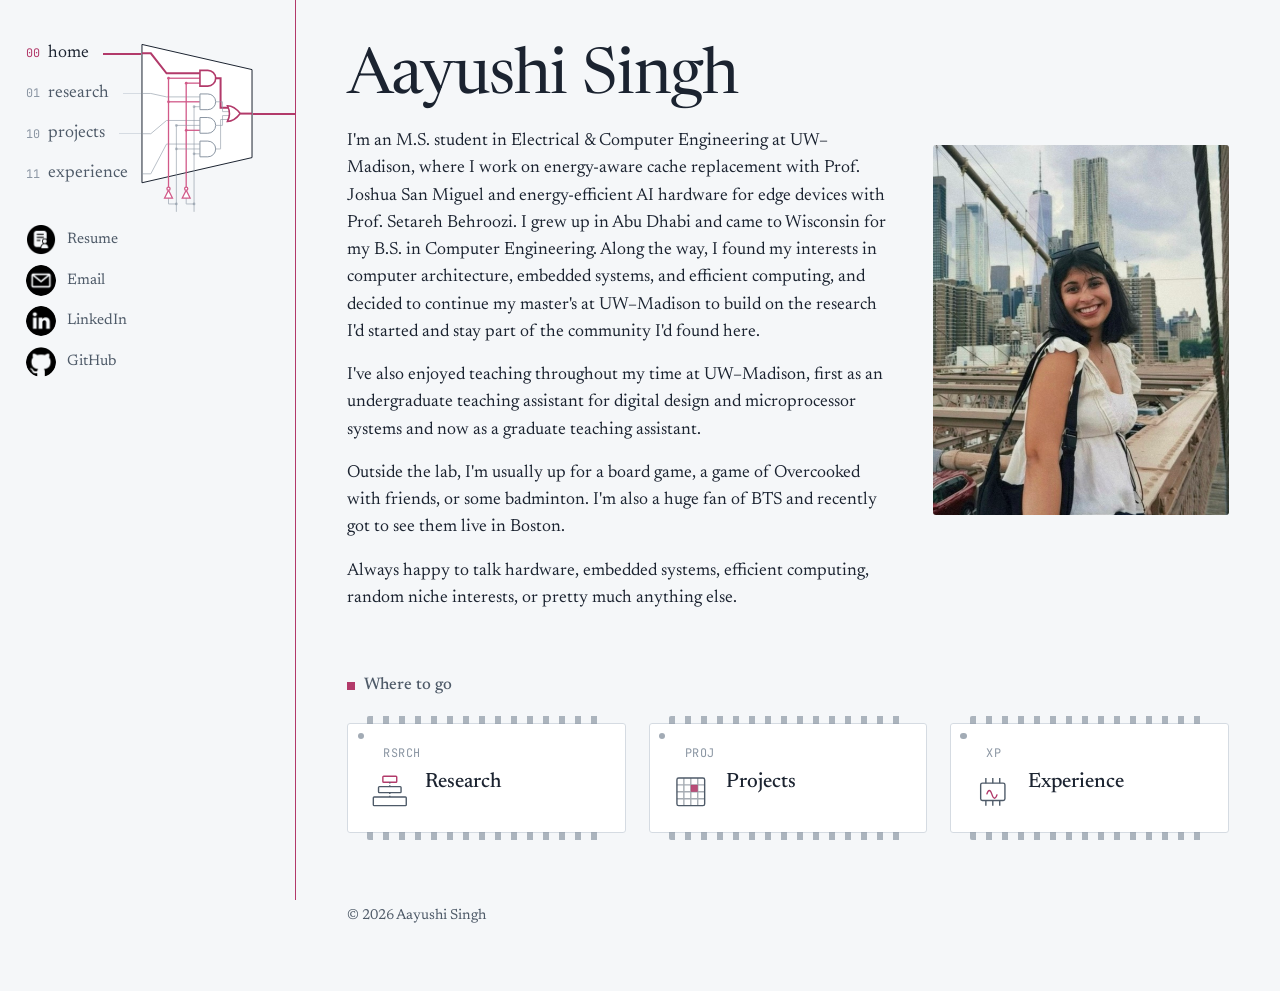
<file: index.html>
<!DOCTYPE html>
<html lang="en">

<head>
  <meta charset="utf-8">
  <meta name="viewport" content="width=device-width, initial-scale=1">
  <meta name="google-site-verification" content="4wuEfRxnzl18M8rzOsx154RlCzLVz648XWnpqwMVo-E" />
  <title>Aayushi Singh</title>
  <meta name="description"
    content="M.S. Electrical & Computer Engineering student exploring computer architecture, embedded systems, and energy-efficient hardware.">
  <meta property="og:title" content="Aayushi Singh">
  <meta property="og:description"
    content="M.S. Electrical & Computer Engineering student exploring computer architecture, embedded systems, and energy-efficient hardware.">
  <link rel="preconnect" href="https://fonts.googleapis.com">
  <link rel="preconnect" href="https://fonts.gstatic.com" crossorigin>
  <link
    href="https://fonts.googleapis.com/css2?family=Newsreader:ital,opsz,wght@0,6..72,300..700;1,6..72,300..700&family=JetBrains+Mono:wght@400;500&display=swap"
    rel="stylesheet">
  <link rel="stylesheet" href="styles.css">
  <script type="application/ld+json">
{
  "@context": "https://schema.org",
  "@type": "Person",
  "name": "Aayushi Singh",
  "url": "https://singh-aayushi.github.io/",
  "email": "mailto:aayushi.singh@wisc.edu",
  "affiliation": {
    "@type": "CollegeOrUniversity",
    "name": "University of Wisconsin–Madison",
    "url": "https://www.wisc.edu/"
  },
  "alumniOf": {
    "@type": "CollegeOrUniversity",
    "name": "University of Wisconsin–Madison",
    "url": "https://www.wisc.edu/"
  },
  "sameAs": [
    "https://www.linkedin.com/in/aayushisingh030",
    "https://github.com/singh-aayushi"
  ],
  "knowsAbout": [
    "Computer Architecture",
    "Embedded Systems",
    "Computer Engineering",
    "Energy-Efficient Computing"
  ]
}
  </script>
</head>

<body>

  <aside class="side">
    <nav class="mux" aria-label="Site">
      <div class="mux-inputs"><a href="/" data-code="00" data-name="home"><span
            class="code">00</span><span>home</span></a><a href="research.html" data-code="01" data-name="research"><span
            class="code">01</span><span>research</span></a><a href="projects.html" data-code="10"
          data-name="projects"><span class="code">10</span><span>projects</span></a><a href="experience.html"
          data-code="11" data-name="experience"><span class="code">11</span><span>experience</span></a></div>
      <div class="mux-body" aria-hidden="true">
        <svg class="mx" viewBox="0 0 114 160" preserveAspectRatio="none">
          <path class="body" d="M1,9.6 L113,35.2 L113,124.8 L1,150.4 Z" />
          <path class="w" data-on="00" d="M1,18.7 H10 L26,39 H60" />
          <path class="w" data-on="01" d="M1,59.5 H10 L26,63 H60" />
          <path class="w" data-on="10" d="M1,100.5 H10 L26,87 H60" />
          <path class="w" data-on="11" d="M1,141.3 H10 L26,111 H60" />
          <path class="w s" data-on="00 01" d="M28,44 V154.8" />
          <path class="w s" data-on="10 11" d="M36,92 V172" />
          <path class="w s" data-on="10 11" d="M36,172 V180" />
          <path class="w s" data-on="00 10" d="M46,49 V154.8" />
          <path class="w s" data-on="01 11" d="M54,73 V172" />
          <path class="w s" data-on="01 11" d="M54,172 V180" />
          <path class="w s" data-on="10 11" d="M36,172 H28 V166" />
          <path class="w s" data-on="01 11" d="M54,172 H46 V166" />
          <circle class="d s" data-on="10 11" cx="36" cy="172" r="1.4" />
          <circle class="d s" data-on="01 11" cx="54" cy="172" r="1.4" />
          <path class="g s" data-on="00 01" d="M24,166 L32,166 L28,158 Z" />
          <circle class="g s" data-on="00 01" cx="28" cy="156.4" r="1.6" />
          <path class="g s" data-on="00 10" d="M42,166 L50,166 L46,158 Z" />
          <circle class="g s" data-on="00 10" cx="46" cy="156.4" r="1.6" />
          <path class="w s" data-on="00 01" d="M28,44 H60" />
          <circle class="d s" data-on="00 01" cx="28" cy="44" r="1.4" />
          <path class="w s" data-on="00 10" d="M46,49 H60" />
          <circle class="d s" data-on="00 10" cx="46" cy="49" r="1.4" />
          <path class="w s" data-on="00 01" d="M28,68 H60" />
          <circle class="d s" data-on="00 01" cx="28" cy="68" r="1.4" />
          <path class="w s" data-on="01 11" d="M54,73 H60" />
          <circle class="d s" data-on="01 11" cx="54" cy="73" r="1.4" />
          <path class="w s" data-on="10 11" d="M36,92 H60" />
          <circle class="d s" data-on="10 11" cx="36" cy="92" r="1.4" />
          <path class="w s" data-on="00 10" d="M46,97 H60" />
          <circle class="d s" data-on="00 10" cx="46" cy="97" r="1.4" />
          <path class="w s" data-on="10 11" d="M36,116 H60" />
          <circle class="d s" data-on="10 11" cx="36" cy="116" r="1.4" />
          <path class="w s" data-on="01 11" d="M54,121 H60" />
          <circle class="d s" data-on="01 11" cx="54" cy="121" r="1.4" />
          <path class="w" data-on="00" d="M76,44 H81 V74 H90" />
          <path class="w" data-on="01" d="M76,68 H83 V78 H90" />
          <path class="w" data-on="10" d="M76,92 H83 V82 H90" />
          <path class="w" data-on="11" d="M76,116 H81 V86 H90" />
          <path class="w" data-on="00 01 10 11" d="M101,80 H113" />
          <path class="g" data-on="00" d="M60,36 h8 a8,8 0 0 1 0,16 h-8 z" />
          <path class="g" data-on="01" d="M60,60 h8 a8,8 0 0 1 0,16 h-8 z" />
          <path class="g" data-on="10" d="M60,84 h8 a8,8 0 0 1 0,16 h-8 z" />
          <path class="g" data-on="11" d="M60,108 h8 a8,8 0 0 1 0,16 h-8 z" />
          <path class="g" data-on="00 01 10 11" d="M88,72 Q95,72 101,80 Q95,88 88,88 Q92,80 88,72 Z" />
        </svg>
      </div>
      <span class="mux-wire" aria-hidden="true"></span>
    </nav>
    <div class="links">
      <a href="assets/Singh_Aayushi_Resume.pdf">
        <span class="badge"><img src="assets/icons/resume.png" alt="" width="30" height="30"></span>
        <span class="label">Resume</span>
      </a>
      <a href="mailto:aayushi.singh@wisc.edu">
        <span class="badge"><img src="assets/icons/email.png" alt="" width="30" height="30"></span>
        <span class="label">Email</span>
      </a>
      <a href="https://www.linkedin.com/in/aayushisingh030" target="_blank" rel="noopener">
        <span class="badge"><img src="assets/icons/linkedin.png" alt="" width="30" height="30"></span>
        <span class="label">LinkedIn</span>
      </a>
      <a href="https://github.com/singh-aayushi" target="_blank" rel="noopener">
        <span class="badge"><img src="assets/icons/github.png" alt="" width="30" height="30"></span>
        <span class="label">GitHub</span>
      </a>
    </div>
  </aside>

  <main>

    <header class="hero about">
      <h1>Aayushi Singh</h1>
      <div class="photo">
        <img class="portrait" src="assets/portrait.jpg" alt="Aayushi on the Brooklyn Bridge">
      </div>

      <div class="bio">
        <p>
          I'm an M.S. student in Electrical &amp; Computer Engineering at UW–Madison, where I work on energy-aware
          cache replacement with Prof. Joshua San Miguel and energy-efficient AI hardware for edge devices with
          Prof. Setareh Behroozi. I grew up in Abu Dhabi and came to Wisconsin for my B.S. in Computer Engineering.
          Along the way, I found my interests in computer architecture, embedded systems, and efficient computing,
          and decided to continue my master's at UW–Madison to build on the research I'd started and stay part of
          the community I'd found here.
        </p>

        <p>
          I've also enjoyed teaching throughout my time at UW–Madison, first as an undergraduate teaching assistant
          for digital design and microprocessor systems and now as a graduate teaching assistant.
        </p>

        <p>
          Outside the lab, I'm usually up for a board game, a game of Overcooked with friends, or some badminton.
          I'm also a huge fan of BTS and recently got to see them live in Boston.
        </p>

        <p>
          Always happy to talk hardware, embedded systems, efficient computing, random niche interests, or pretty
          much anything else.
        </p>
      </div>
    </header>

    <h2 class="sec">Where to go</h2>
    <div class="grid three">

      <article class="chip link" onclick="location.href='research.html'">
        <span class="notch"></span>
        <div class="mark">RSRCH</div>
        <div class="head"><svg class="icon" viewBox="0 0 48 48" fill="none" stroke="currentColor" stroke-width="1.6"
            aria-hidden="true">
            <rect x="16" y="6" width="16" height="7" rx="1" class="r" stroke="currentColor" />
            <rect x="11" y="18" width="26" height="7" rx="1" />
            <rect x="5" y="30" width="38" height="10" rx="1" />
            <path d="M24 13v5M24 25v5" stroke-dasharray="1.5 2" />
          </svg>
          <div>
            <h3><a href="research.html">Research</a></h3>
          </div>
        </div>
      </article>

      <article class="chip link" onclick="location.href='projects.html'">
        <span class="notch"></span>
        <div class="mark">PROJ</div>
        <div class="head"><svg class="icon" viewBox="0 0 48 48" fill="none" stroke="currentColor" stroke-width="1.6"
            aria-hidden="true">
            <rect x="8" y="8" width="32" height="32" rx="2" />
            <path d="M16 8v32M24 8v32M32 8v32M8 16h32M8 24h32M8 32h32" opacity=".5" />
            <rect x="24" y="16" width="8" height="8" class="r" fill="currentColor" stroke="none" opacity=".9" />
          </svg>
          <div>
            <h3><a href="projects.html">Projects</a></h3>
          </div>
        </div>
      </article>

      <article class="chip link" onclick="location.href='experience.html'">
        <span class="notch"></span>
        <div class="mark">XP</div>
        <div class="head"><svg class="icon" viewBox="0 0 48 48" fill="none" stroke="currentColor" stroke-width="1.6"
            aria-hidden="true">
            <rect x="10" y="14" width="28" height="20" rx="2" />
            <path d="M16 14V8M24 14V8M32 14V8M16 40v-6M24 40v-6M32 40v-6" />
            <path d="M17 27c2-6 4-6 6 0s4 6 6 0" class="r" stroke="currentColor" />
          </svg>
          <div>
            <h3><a href="experience.html">Experience</a></h3>
          </div>
        </div>
      </article>
    </div>

    <div class="links-bottom">
      <a href="assets/Singh_Aayushi_Resume.pdf">
        <span class="badge"><img src="assets/icons/resume.png" alt="" width="30" height="30"></span>
        <span class="label">Resume</span>
      </a>
      <a href="mailto:aayushi.singh@wisc.edu">
        <span class="badge"><img src="assets/icons/email.png" alt="" width="30" height="30"></span>
        <span class="label">Email</span>
      </a>
      <a href="https://www.linkedin.com/in/aayushisingh030" target="_blank" rel="noopener">
        <span class="badge"><img src="assets/icons/linkedin.png" alt="" width="30" height="30"></span>
        <span class="label">LinkedIn</span>
      </a>
      <a href="https://github.com/singh-aayushi" target="_blank" rel="noopener">
        <span class="badge"><img src="assets/icons/github.png" alt="" width="30" height="30"></span>
        <span class="label">GitHub</span>
      </a>
    </div>

    <footer class="foot">© 2026 Aayushi Singh</footer>
  </main>
  <script src="site.js"></script>
</body>

</html>
</file>
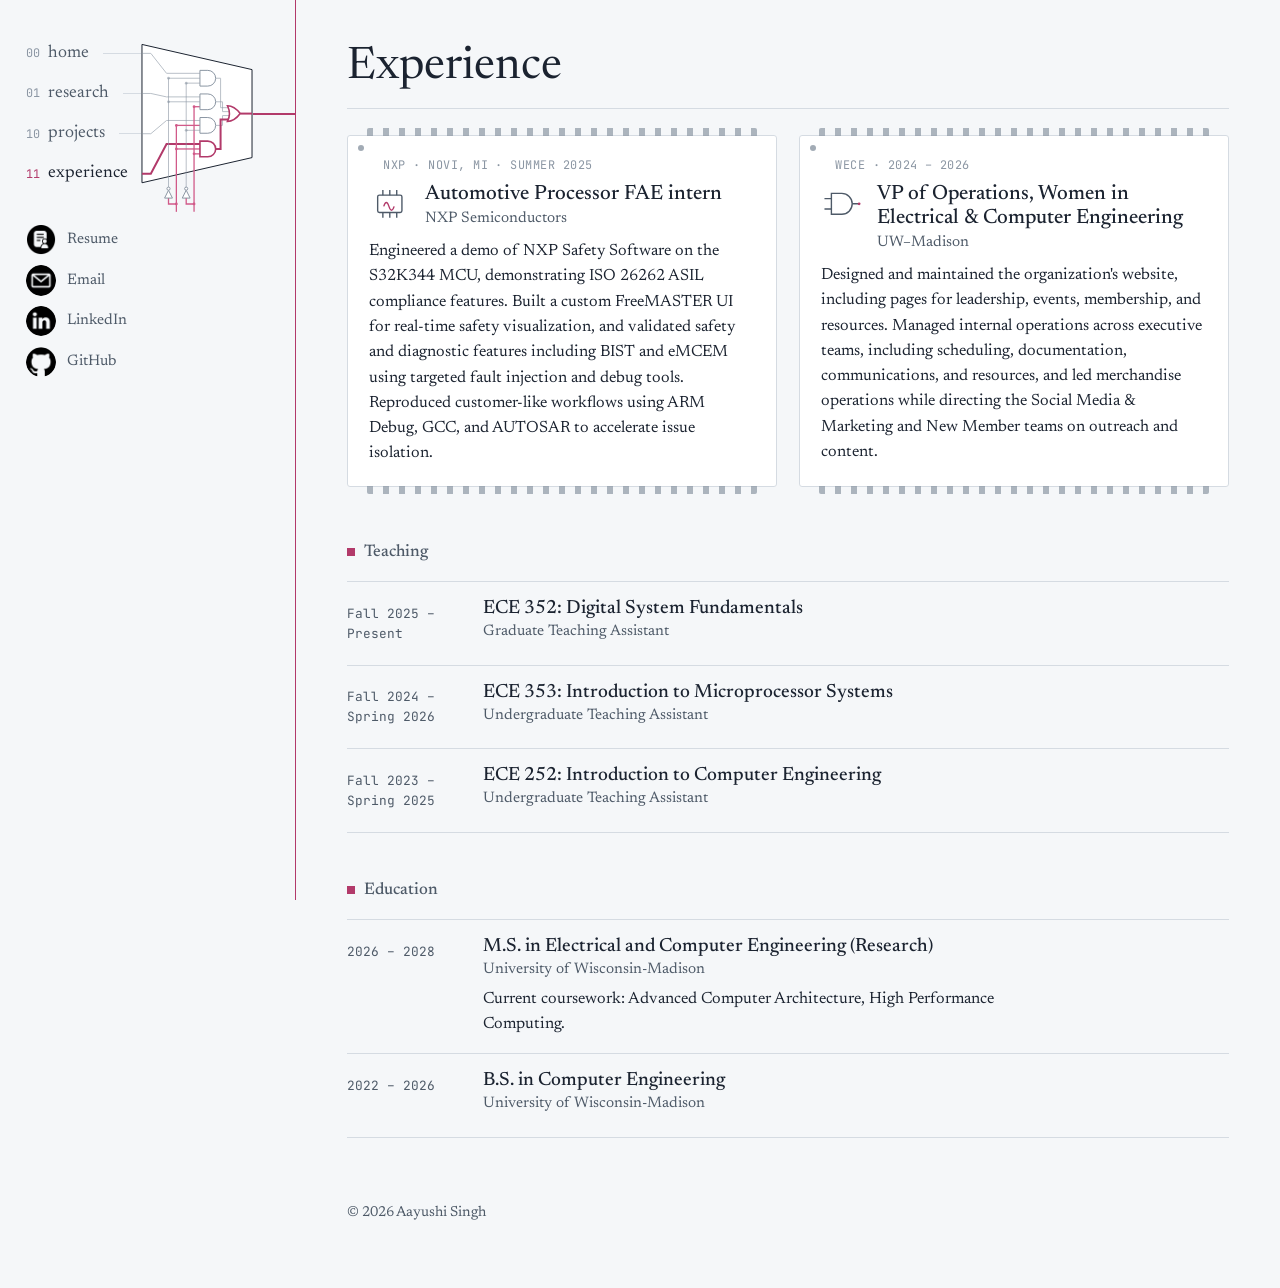
<file: experience.html>
<!DOCTYPE html>
<html lang="en">

<head>
  <meta charset="utf-8">
  <meta name="viewport" content="width=device-width, initial-scale=1">
<title>Experience · Aayushi Singh</title>
<meta name="description" content="Industry, teaching, and leadership across hardware and embedded systems.">
  <link rel="preconnect" href="https://fonts.googleapis.com">
  <link rel="preconnect" href="https://fonts.gstatic.com" crossorigin>
  <link
    href="https://fonts.googleapis.com/css2?family=Newsreader:ital,opsz,wght@0,6..72,300..700;1,6..72,300..700&family=JetBrains+Mono:wght@400;500&display=swap"
    rel="stylesheet">
  <link rel="stylesheet" href="styles.css">
</head>

<body>

  <aside class="side">
    <nav class="mux" aria-label="Site">
      <div class="mux-inputs"><a href="/" data-code="00" data-name="home"><span
            class="code">00</span><span>home</span></a><a href="research.html" data-code="01" data-name="research"><span
            class="code">01</span><span>research</span></a><a href="projects.html" data-code="10"
          data-name="projects"><span class="code">10</span><span>projects</span></a><a href="experience.html"
          data-code="11" data-name="experience"><span class="code">11</span><span>experience</span></a></div>
      <div class="mux-body" aria-hidden="true">
        <svg class="mx" viewBox="0 0 114 160" preserveAspectRatio="none">
          <path class="body" d="M1,9.6 L113,35.2 L113,124.8 L1,150.4 Z" />
          <path class="w" data-on="00" d="M1,18.7 H10 L26,39 H60" />
          <path class="w" data-on="01" d="M1,59.5 H10 L26,63 H60" />
          <path class="w" data-on="10" d="M1,100.5 H10 L26,87 H60" />
          <path class="w" data-on="11" d="M1,141.3 H10 L26,111 H60" />
          <path class="w s" data-on="00 01" d="M28,44 V154.8" />
          <path class="w s" data-on="10 11" d="M36,92 V172" />
          <path class="w s" data-on="10 11" d="M36,172 V180" />
          <path class="w s" data-on="00 10" d="M46,49 V154.8" />
          <path class="w s" data-on="01 11" d="M54,73 V172" />
          <path class="w s" data-on="01 11" d="M54,172 V180" />
          <path class="w s" data-on="10 11" d="M36,172 H28 V166" />
          <path class="w s" data-on="01 11" d="M54,172 H46 V166" />
          <circle class="d s" data-on="10 11" cx="36" cy="172" r="1.4" />
          <circle class="d s" data-on="01 11" cx="54" cy="172" r="1.4" />
          <path class="g s" data-on="00 01" d="M24,166 L32,166 L28,158 Z" />
          <circle class="g s" data-on="00 01" cx="28" cy="156.4" r="1.6" />
          <path class="g s" data-on="00 10" d="M42,166 L50,166 L46,158 Z" />
          <circle class="g s" data-on="00 10" cx="46" cy="156.4" r="1.6" />
          <path class="w s" data-on="00 01" d="M28,44 H60" />
          <circle class="d s" data-on="00 01" cx="28" cy="44" r="1.4" />
          <path class="w s" data-on="00 10" d="M46,49 H60" />
          <circle class="d s" data-on="00 10" cx="46" cy="49" r="1.4" />
          <path class="w s" data-on="00 01" d="M28,68 H60" />
          <circle class="d s" data-on="00 01" cx="28" cy="68" r="1.4" />
          <path class="w s" data-on="01 11" d="M54,73 H60" />
          <circle class="d s" data-on="01 11" cx="54" cy="73" r="1.4" />
          <path class="w s" data-on="10 11" d="M36,92 H60" />
          <circle class="d s" data-on="10 11" cx="36" cy="92" r="1.4" />
          <path class="w s" data-on="00 10" d="M46,97 H60" />
          <circle class="d s" data-on="00 10" cx="46" cy="97" r="1.4" />
          <path class="w s" data-on="10 11" d="M36,116 H60" />
          <circle class="d s" data-on="10 11" cx="36" cy="116" r="1.4" />
          <path class="w s" data-on="01 11" d="M54,121 H60" />
          <circle class="d s" data-on="01 11" cx="54" cy="121" r="1.4" />
          <path class="w" data-on="00" d="M76,44 H81 V74 H90" />
          <path class="w" data-on="01" d="M76,68 H83 V78 H90" />
          <path class="w" data-on="10" d="M76,92 H83 V82 H90" />
          <path class="w" data-on="11" d="M76,116 H81 V86 H90" />
          <path class="w" data-on="00 01 10 11" d="M101,80 H113" />
          <path class="g" data-on="00" d="M60,36 h8 a8,8 0 0 1 0,16 h-8 z" />
          <path class="g" data-on="01" d="M60,60 h8 a8,8 0 0 1 0,16 h-8 z" />
          <path class="g" data-on="10" d="M60,84 h8 a8,8 0 0 1 0,16 h-8 z" />
          <path class="g" data-on="11" d="M60,108 h8 a8,8 0 0 1 0,16 h-8 z" />
          <path class="g" data-on="00 01 10 11" d="M88,72 Q95,72 101,80 Q95,88 88,88 Q92,80 88,72 Z" />
        </svg>
      </div>
      <span class="mux-wire" aria-hidden="true"></span>
    </nav>
    <div class="links">
      <a href="assets/Singh_Aayushi_Resume.pdf">
        <span class="badge"><img src="assets/icons/resume.png" alt="" width="30" height="30"></span>
        <span class="label">Resume</span>
      </a>
      <a href="mailto:aayushi.singh@wisc.edu">
        <span class="badge"><img src="assets/icons/email.png" alt="" width="30" height="30"></span>
        <span class="label">Email</span>
      </a>
      <a href="https://www.linkedin.com/in/aayushisingh030" target="_blank" rel="noopener">
        <span class="badge"><img src="assets/icons/linkedin.png" alt="" width="30" height="30"></span>
        <span class="label">LinkedIn</span>
      </a>
      <a href="https://github.com/singh-aayushi" target="_blank" rel="noopener">
        <span class="badge"><img src="assets/icons/github.png" alt="" width="30" height="30"></span>
        <span class="label">GitHub</span>
      </a>
    </div>
  </aside>

  <main>

    <h1 class="page-title">Experience</h1>
    <div class="grid">

      <article class="chip">
        <span class="notch"></span>
        <div class="mark">NXP · NOVI, MI · SUMMER 2025</div>
        <div class="head"><svg class="icon" viewBox="0 0 48 48" fill="none" stroke="currentColor" stroke-width="1.6"
            aria-hidden="true">
            <rect x="10" y="14" width="28" height="20" rx="2" />
            <path d="M16 14V8M24 14V8M32 14V8M16 40v-6M24 40v-6M32 40v-6" />
            <path d="M17 27c2-6 4-6 6 0s4 6 6 0" class="r" stroke="currentColor" />
          </svg>
          <div>
            <h3>Automotive Processor FAE intern</h3>
            <div class="sub">NXP Semiconductors</div>
          </div>
        </div>
        <p>Engineered a demo of NXP Safety Software on the S32K344 MCU, demonstrating ISO 26262 ASIL compliance
          features. Built a custom FreeMASTER UI for real-time safety visualization, and validated safety and diagnostic
          features including BIST and eMCEM using targeted fault injection and debug tools. Reproduced customer-like
          workflows using ARM Debug, GCC, and AUTOSAR to accelerate issue isolation.</p>
      </article>

      <article class="chip">
        <span class="notch"></span>
        <div class="mark">WECE · 2024 – 2026</div>
        <div class="head"><svg class="icon" viewBox="0 0 48 48" fill="none" stroke="currentColor" stroke-width="1.6"
            aria-hidden="true">
            <path d="M12 12h12a12 12 0 0 1 0 24H12z" />
            <path d="M4 18h8M4 30h8M36 24h8" />
            <circle cx="44" cy="24" r="1.6" class="r" fill="currentColor" stroke="none" />
          </svg>
          <div>
            <h3>VP of Operations, Women in Electrical &amp; Computer Engineering</h3>
            <div class="sub">UW–Madison</div>
          </div>
        </div>
        <p>Designed and maintained the organization's website, including pages for leadership, events, membership, and
          resources. Managed internal operations across executive teams, including scheduling, documentation,
          communications, and resources, and led merchandise operations while directing the Social Media &amp; Marketing
          and New Member teams on outreach and content.</p>
      </article>
    </div>
    <h2 class="sec">Teaching</h2>
    <ul class="timeline">
      <li>
        <div class="when">Fall 2025 – Present</div>
        <div>
          <h3>ECE 352: Digital System Fundamentals</h3>
          <div class="sub">Graduate Teaching Assistant</div>
        </div>
      </li>
      <li>
        <div class="when">Fall 2024 – Spring 2026</div>
        <div>
          <h3>ECE 353: Introduction to Microprocessor Systems</h3>
          <div class="sub">Undergraduate Teaching Assistant</div>
        </div>
      </li>
      <li>
        <div class="when">Fall 2023 – Spring 2025</div>
        <div>
          <h3>ECE 252: Introduction to Computer Engineering</h3>
          <div class="sub">Undergraduate Teaching Assistant</div>
        </div>
      </li>
    </ul>
    <h2 class="sec">Education</h2>
    <ul class="timeline">
      <li>
        <div class="when">2026 – 2028</div>
        <div>
          <h3>M.S. in Electrical and Computer Engineering (Research)</h3>
          <div class="sub">University of Wisconsin-Madison</div>
          <p>Current coursework: Advanced Computer Architecture, High Performance Computing.</p>
        </div>
      </li>
      <li>
        <div class="when">2022 – 2026</div>
        <div>
          <h3>B.S. in Computer Engineering</h3>
          <div class="sub">University of Wisconsin-Madison</div>
        </div>
      </li>
    </ul>

    <div class="links-bottom">
      <a href="assets/Singh_Aayushi_Resume.pdf">
        <span class="badge"><img src="assets/icons/resume.png" alt="" width="30" height="30"></span>
        <span class="label">Resume</span>
      </a>
      <a href="mailto:aayushi.singh@wisc.edu">
        <span class="badge"><img src="assets/icons/email.png" alt="" width="30" height="30"></span>
        <span class="label">Email</span>
      </a>
      <a href="https://www.linkedin.com/in/aayushisingh030" target="_blank" rel="noopener">
        <span class="badge"><img src="assets/icons/linkedin.png" alt="" width="30" height="30"></span>
        <span class="label">LinkedIn</span>
      </a>
      <a href="https://github.com/singh-aayushi" target="_blank" rel="noopener">
        <span class="badge"><img src="assets/icons/github.png" alt="" width="30" height="30"></span>
        <span class="label">GitHub</span>
      </a>
    </div>

    <footer class="foot">© 2026 Aayushi Singh</footer>
  </main>
  <script src="site.js"></script>
</body>

</html>
</file>
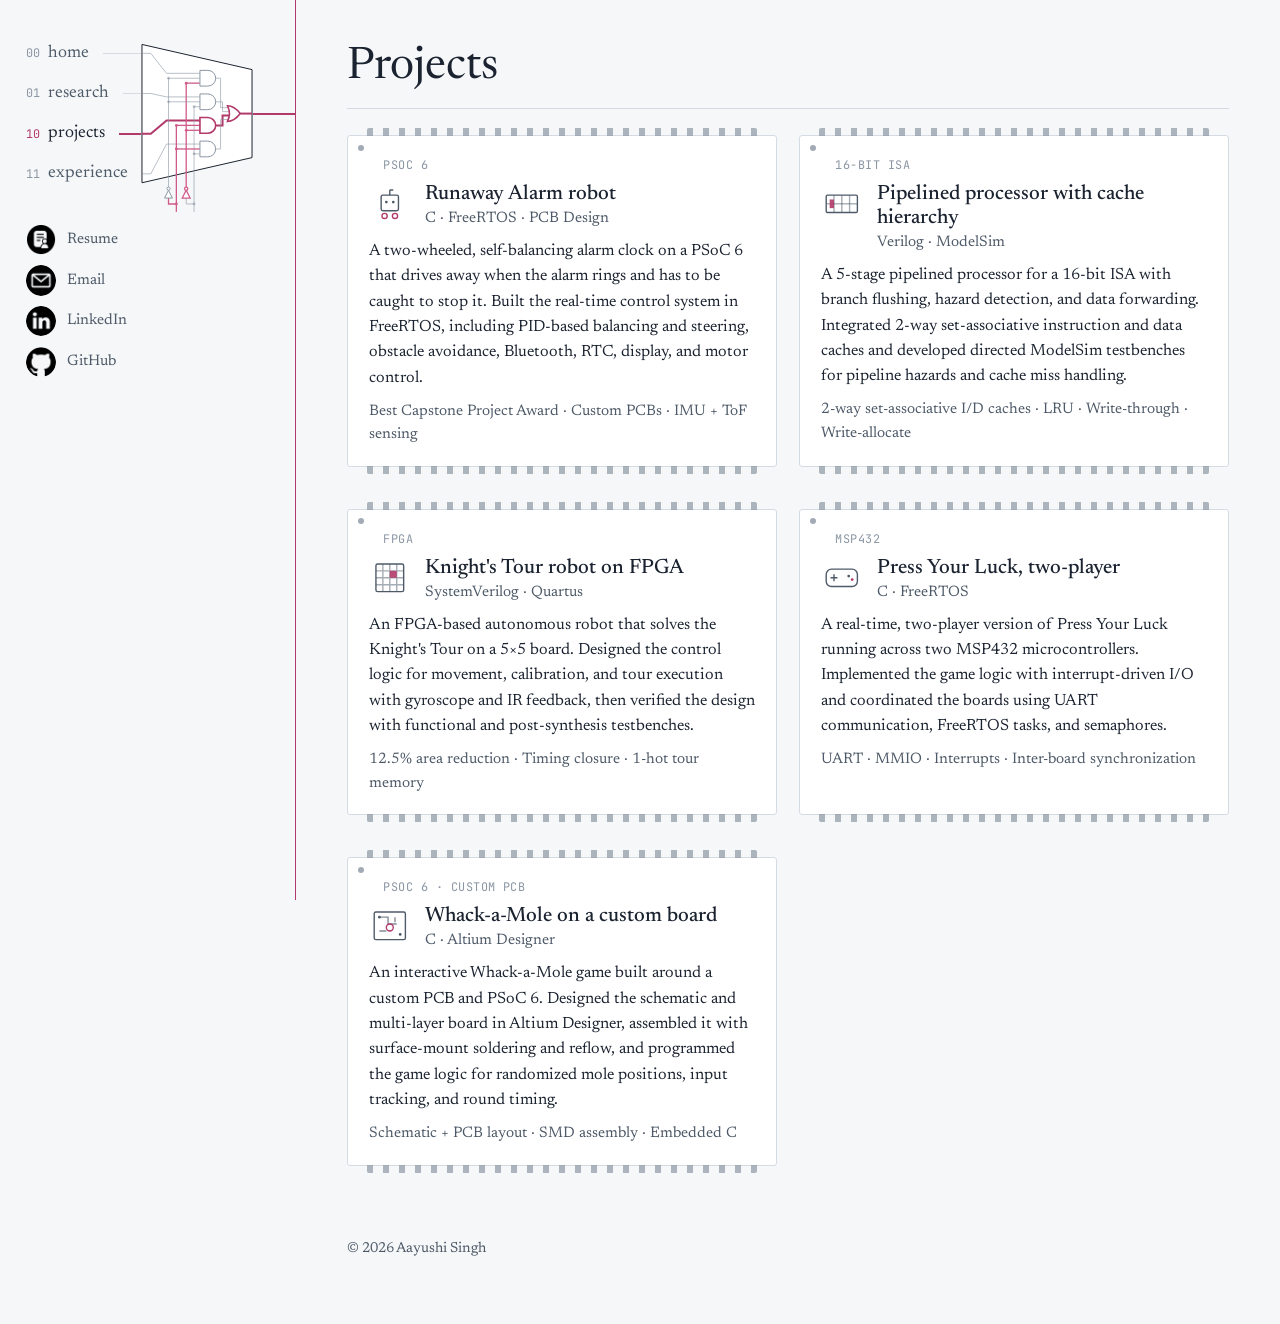
<file: projects.html>
<!DOCTYPE html>
<html lang="en">
<head>
<meta charset="utf-8">
<meta name="viewport" content="width=device-width, initial-scale=1">
<title>Projects · Aayushi Singh</title>
<meta name="description" content="Building across embedded systems, processor design, FPGAs, and custom hardware.">
<link rel="preconnect" href="https://fonts.googleapis.com">
<link rel="preconnect" href="https://fonts.gstatic.com" crossorigin>
<link href="https://fonts.googleapis.com/css2?family=Newsreader:ital,opsz,wght@0,6..72,300..700;1,6..72,300..700&family=JetBrains+Mono:wght@400;500&display=swap" rel="stylesheet">
<link rel="stylesheet" href="styles.css">
</head>
<body>

<aside class="side">
  <nav class="mux" aria-label="Site">
    <div class="mux-inputs"><a href="/" data-code="00" data-name="home"><span class="code">00</span><span>home</span></a><a href="research.html" data-code="01" data-name="research"><span class="code">01</span><span>research</span></a><a href="projects.html" data-code="10" data-name="projects"><span class="code">10</span><span>projects</span></a><a href="experience.html" data-code="11" data-name="experience"><span class="code">11</span><span>experience</span></a></div>
    <div class="mux-body" aria-hidden="true">
      <svg class="mx" viewBox="0 0 114 160" preserveAspectRatio="none">
        <path class="body" d="M1,9.6 L113,35.2 L113,124.8 L1,150.4 Z"/>
        <path class="w" data-on="00" d="M1,18.7 H10 L26,39 H60"/>
        <path class="w" data-on="01" d="M1,59.5 H10 L26,63 H60"/>
        <path class="w" data-on="10" d="M1,100.5 H10 L26,87 H60"/>
        <path class="w" data-on="11" d="M1,141.3 H10 L26,111 H60"/>
        <path class="w s" data-on="00 01" d="M28,44 V154.8"/>
        <path class="w s" data-on="10 11" d="M36,92 V172"/>
        <path class="w s" data-on="10 11" d="M36,172 V180"/>
        <path class="w s" data-on="00 10" d="M46,49 V154.8"/>
        <path class="w s" data-on="01 11" d="M54,73 V172"/>
        <path class="w s" data-on="01 11" d="M54,172 V180"/>
        <path class="w s" data-on="10 11" d="M36,172 H28 V166"/>
        <path class="w s" data-on="01 11" d="M54,172 H46 V166"/>
        <circle class="d s" data-on="10 11" cx="36" cy="172" r="1.4"/>
        <circle class="d s" data-on="01 11" cx="54" cy="172" r="1.4"/>
        <path class="g s" data-on="00 01" d="M24,166 L32,166 L28,158 Z"/>
        <circle class="g s" data-on="00 01" cx="28" cy="156.4" r="1.6"/>
        <path class="g s" data-on="00 10" d="M42,166 L50,166 L46,158 Z"/>
        <circle class="g s" data-on="00 10" cx="46" cy="156.4" r="1.6"/>
        <path class="w s" data-on="00 01" d="M28,44 H60"/><circle class="d s" data-on="00 01" cx="28" cy="44" r="1.4"/>
        <path class="w s" data-on="00 10" d="M46,49 H60"/><circle class="d s" data-on="00 10" cx="46" cy="49" r="1.4"/>
        <path class="w s" data-on="00 01" d="M28,68 H60"/><circle class="d s" data-on="00 01" cx="28" cy="68" r="1.4"/>
        <path class="w s" data-on="01 11" d="M54,73 H60"/><circle class="d s" data-on="01 11" cx="54" cy="73" r="1.4"/>
        <path class="w s" data-on="10 11" d="M36,92 H60"/><circle class="d s" data-on="10 11" cx="36" cy="92" r="1.4"/>
        <path class="w s" data-on="00 10" d="M46,97 H60"/><circle class="d s" data-on="00 10" cx="46" cy="97" r="1.4"/>
        <path class="w s" data-on="10 11" d="M36,116 H60"/><circle class="d s" data-on="10 11" cx="36" cy="116" r="1.4"/>
        <path class="w s" data-on="01 11" d="M54,121 H60"/><circle class="d s" data-on="01 11" cx="54" cy="121" r="1.4"/>
        <path class="w" data-on="00" d="M76,44 H81 V74 H90"/>
        <path class="w" data-on="01" d="M76,68 H83 V78 H90"/>
        <path class="w" data-on="10" d="M76,92 H83 V82 H90"/>
        <path class="w" data-on="11" d="M76,116 H81 V86 H90"/>
        <path class="w" data-on="00 01 10 11" d="M101,80 H113"/>
        <path class="g" data-on="00" d="M60,36 h8 a8,8 0 0 1 0,16 h-8 z"/>
        <path class="g" data-on="01" d="M60,60 h8 a8,8 0 0 1 0,16 h-8 z"/>
        <path class="g" data-on="10" d="M60,84 h8 a8,8 0 0 1 0,16 h-8 z"/>
        <path class="g" data-on="11" d="M60,108 h8 a8,8 0 0 1 0,16 h-8 z"/>
        <path class="g" data-on="00 01 10 11" d="M88,72 Q95,72 101,80 Q95,88 88,88 Q92,80 88,72 Z"/>
      </svg>
    </div>
    <span class="mux-wire" aria-hidden="true"></span>
  </nav>
  <div class="links">
    <a href="assets/Singh_Aayushi_Resume.pdf">
      <span class="badge"><img src="assets/icons/resume.png" alt="" width="30" height="30"></span>
      <span class="label">Resume</span>
    </a>
    <a href="mailto:aayushi.singh@wisc.edu">
      <span class="badge"><img src="assets/icons/email.png" alt="" width="30" height="30"></span>
      <span class="label">Email</span>
    </a>
    <a href="https://www.linkedin.com/in/aayushisingh030" target="_blank" rel="noopener">
      <span class="badge"><img src="assets/icons/linkedin.png" alt="" width="30" height="30"></span>
      <span class="label">LinkedIn</span>
    </a>
    <a href="https://github.com/singh-aayushi" target="_blank" rel="noopener">
      <span class="badge"><img src="assets/icons/github.png" alt="" width="30" height="30"></span>
      <span class="label">GitHub</span>
    </a>
  </div>
</aside>

<main>

  <h1 class="page-title">Projects</h1>
  <div class="grid">

  <article class="chip">
    <span class="notch"></span>
    <div class="mark">PSOC 6</div>
    <div class="head"><svg class="icon" viewBox="0 0 48 48" fill="none" stroke="currentColor" stroke-width="1.6" aria-hidden="true">
  <rect x="14" y="14" width="20" height="18" rx="2"/>
  <circle cx="20" cy="22" r="1.6" fill="currentColor" stroke="none"/>
  <circle cx="28" cy="22" r="1.6" fill="currentColor" stroke="none"/>
  <path d="M24 14V8M24 8h4"/>
  <circle cx="18" cy="38" r="3" class="r"/><circle cx="30" cy="38" r="3" class="r"/>
</svg><div><h3>Runaway Alarm robot</h3><div class="sub">C · FreeRTOS · PCB Design</div></div></div>
    <p>A two-wheeled, self-balancing alarm clock on a PSoC 6 that drives away when the alarm rings and has to be caught to stop it. Built the real-time control system in FreeRTOS, including PID-based balancing and steering, obstacle avoidance, Bluetooth, RTC, display, and motor control.</p>
    <div class="sub">Best Capstone Project Award · Custom PCBs · IMU + ToF sensing</div>
  </article>

  <article class="chip">
    <span class="notch"></span>
    <div class="mark">16-BIT ISA</div>
    <div class="head"><svg class="icon" viewBox="0 0 48 48" fill="none" stroke="currentColor" stroke-width="1.6" aria-hidden="true">
  <rect x="6" y="14" width="36" height="20" rx="1.5"/>
  <path d="M6 24h36" opacity=".5"/>
  <path d="M15 14v20M24 14v20M33 14v20" opacity=".5"/>
  <path d="M10 19h5v10h-5z" class="r" fill="currentColor" stroke="none" opacity=".9"/>
</svg><div><h3>Pipelined processor with cache hierarchy</h3><div class="sub">Verilog · ModelSim</div></div></div>
    <p>A 5-stage pipelined processor for a 16-bit ISA with branch flushing, hazard detection, and data forwarding. Integrated 2-way set-associative instruction and data caches and developed directed ModelSim testbenches for pipeline hazards and cache miss handling.</p>
    <div class="sub">2-way set-associative I/D caches · LRU · Write-through · Write-allocate</div>
  </article>

  <article class="chip">
    <span class="notch"></span>
    <div class="mark">FPGA</div>
    <div class="head"><svg class="icon" viewBox="0 0 48 48" fill="none" stroke="currentColor" stroke-width="1.6" aria-hidden="true">
  <rect x="8" y="8" width="32" height="32" rx="2"/>
  <path d="M16 8v32M24 8v32M32 8v32M8 16h32M8 24h32M8 32h32" opacity=".5"/>
  <rect x="24" y="16" width="8" height="8" class="r" fill="currentColor" stroke="none" opacity=".9"/>
</svg><div><h3>Knight's Tour robot on FPGA</h3><div class="sub">SystemVerilog · Quartus</div></div></div>
    <p>An FPGA-based autonomous robot that solves the Knight's Tour on a 5×5 board. Designed the control logic for movement, calibration, and tour execution with gyroscope and IR feedback, then verified the design with functional and post-synthesis testbenches.</p>
    <div class="sub">12.5% area reduction · Timing closure · 1-hot tour memory</div>
  </article>

  <article class="chip">
    <span class="notch"></span>
    <div class="mark">MSP432</div>
    <div class="head"><svg class="icon" viewBox="0 0 48 48" fill="none" stroke="currentColor" stroke-width="1.6" aria-hidden="true">
  <rect x="6" y="14" width="36" height="20" rx="6"/>
  <path d="M15 20v8M11 24h8"/>
  <circle cx="32" cy="22" r="1.6" fill="currentColor" stroke="none"/><circle cx="36" cy="26" r="1.6" class="r" fill="currentColor" stroke="none"/>
</svg><div><h3>Press Your Luck, two-player</h3><div class="sub">C · FreeRTOS</div></div></div>
    <p>A real-time, two-player version of Press Your Luck running across two MSP432 microcontrollers. Implemented the game logic with interrupt-driven I/O and coordinated the boards using UART communication, FreeRTOS tasks, and semaphores.</p>
    <div class="sub">UART · MMIO · Interrupts · Inter-board synchronization</div>
  </article>

  <article class="chip">
    <span class="notch"></span>
    <div class="mark">PSOC 6 · CUSTOM PCB</div>
    <div class="head"><svg class="icon" viewBox="0 0 48 48" fill="none" stroke="currentColor" stroke-width="1.6" aria-hidden="true">
  <rect x="6" y="8" width="36" height="32" rx="2"/>
  <circle cx="12" cy="14" r="1.6" fill="currentColor" stroke="none"/><circle cx="36" cy="34" r="1.6" fill="currentColor" stroke="none"/>
  <path d="M12 14h10v8h10M12 30h8M30 14v6" opacity=".7"/>
  <circle cx="24" cy="26" r="4" class="r"/>
</svg><div><h3>Whack-a-Mole on a custom board</h3><div class="sub">C · Altium Designer</div></div></div>
    <p>An interactive Whack-a-Mole game built around a custom PCB and PSoC 6. Designed the schematic and multi-layer board in Altium Designer, assembled it with surface-mount soldering and reflow, and programmed the game logic for randomized mole positions, input tracking, and round timing.</p>
    <div class="sub">Schematic + PCB layout · SMD assembly · Embedded C</div>
  </article>
  </div>

  <div class="links-bottom">
    <a href="assets/Singh_Aayushi_Resume.pdf">
      <span class="badge"><img src="assets/icons/resume.png" alt="" width="30" height="30"></span>
      <span class="label">Resume</span>
    </a>
    <a href="mailto:aayushi.singh@wisc.edu">
      <span class="badge"><img src="assets/icons/email.png" alt="" width="30" height="30"></span>
      <span class="label">Email</span>
    </a>
    <a href="https://www.linkedin.com/in/aayushisingh030" target="_blank" rel="noopener">
      <span class="badge"><img src="assets/icons/linkedin.png" alt="" width="30" height="30"></span>
      <span class="label">LinkedIn</span>
    </a>
    <a href="https://github.com/singh-aayushi" target="_blank" rel="noopener">
      <span class="badge"><img src="assets/icons/github.png" alt="" width="30" height="30"></span>
      <span class="label">GitHub</span>
    </a>
  </div>

  <footer class="foot">© 2026 Aayushi Singh</footer>
</main>
<script src="site.js"></script>
</body>
</html>
</file>
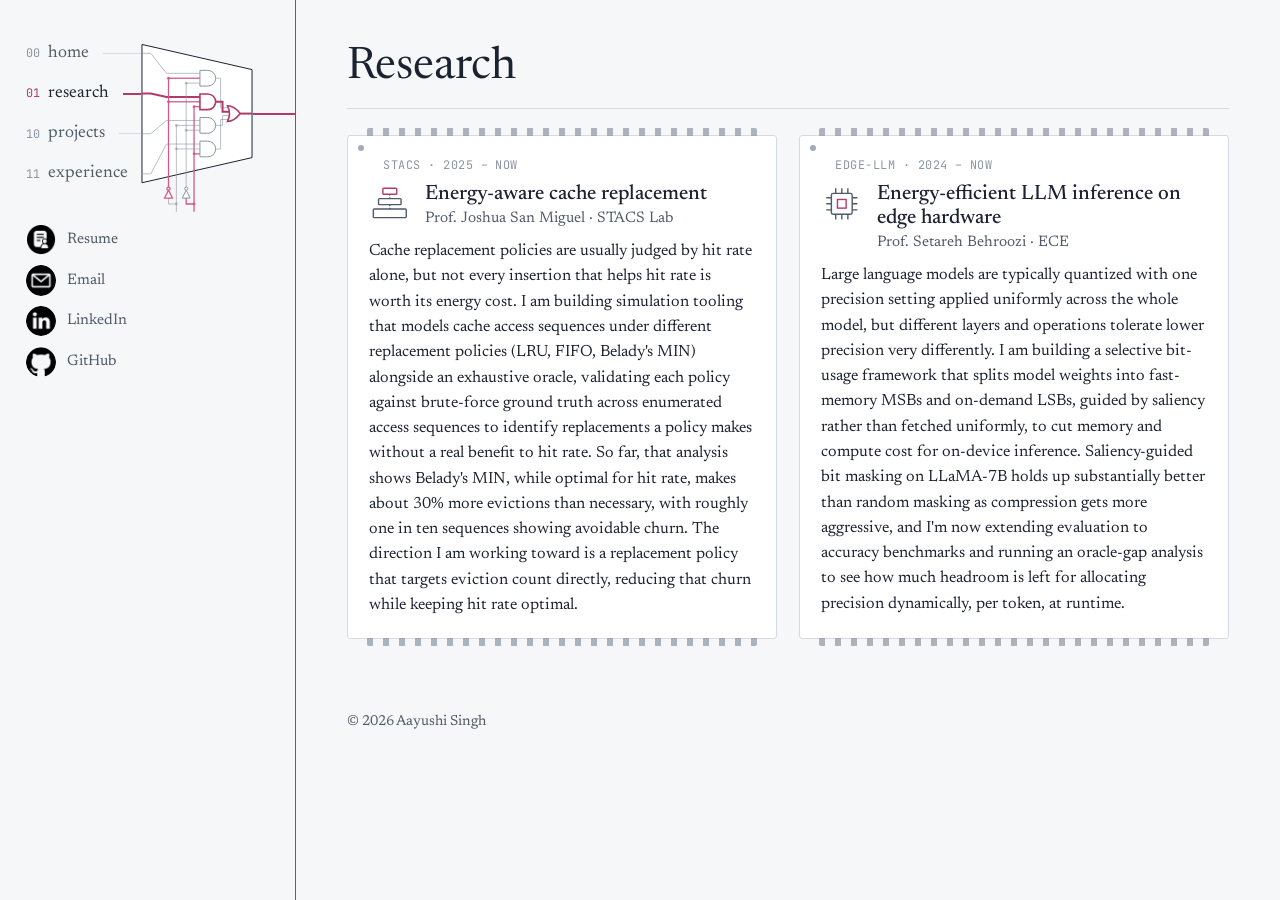
<file: research.html>
<!DOCTYPE html>
<html lang="en">
<head>
<meta charset="utf-8">
<meta name="viewport" content="width=device-width, initial-scale=1">
<title>Research · Aayushi Singh</title>
<meta name="description" content="Exploring energy-efficient computing, from cache replacement to AI hardware.">
<link rel="preconnect" href="https://fonts.googleapis.com">
<link rel="preconnect" href="https://fonts.gstatic.com" crossorigin>
<link href="https://fonts.googleapis.com/css2?family=Newsreader:ital,opsz,wght@0,6..72,300..700;1,6..72,300..700&family=JetBrains+Mono:wght@400;500&display=swap" rel="stylesheet">
<link rel="stylesheet" href="styles.css">
</head>
<body>

<aside class="side">
  <nav class="mux" aria-label="Site">
    <div class="mux-inputs"><a href="/" data-code="00" data-name="home"><span class="code">00</span><span>home</span></a><a href="research.html" data-code="01" data-name="research"><span class="code">01</span><span>research</span></a><a href="projects.html" data-code="10" data-name="projects"><span class="code">10</span><span>projects</span></a><a href="experience.html" data-code="11" data-name="experience"><span class="code">11</span><span>experience</span></a></div>
    <div class="mux-body" aria-hidden="true">
      <svg class="mx" viewBox="0 0 114 160" preserveAspectRatio="none">
        <path class="body" d="M1,9.6 L113,35.2 L113,124.8 L1,150.4 Z"/>
        <path class="w" data-on="00" d="M1,18.7 H10 L26,39 H60"/>
        <path class="w" data-on="01" d="M1,59.5 H10 L26,63 H60"/>
        <path class="w" data-on="10" d="M1,100.5 H10 L26,87 H60"/>
        <path class="w" data-on="11" d="M1,141.3 H10 L26,111 H60"/>
        <path class="w s" data-on="00 01" d="M28,44 V154.8"/>
        <path class="w s" data-on="10 11" d="M36,92 V172"/>
        <path class="w s" data-on="10 11" d="M36,172 V180"/>
        <path class="w s" data-on="00 10" d="M46,49 V154.8"/>
        <path class="w s" data-on="01 11" d="M54,73 V172"/>
        <path class="w s" data-on="01 11" d="M54,172 V180"/>
        <path class="w s" data-on="10 11" d="M36,172 H28 V166"/>
        <path class="w s" data-on="01 11" d="M54,172 H46 V166"/>
        <circle class="d s" data-on="10 11" cx="36" cy="172" r="1.4"/>
        <circle class="d s" data-on="01 11" cx="54" cy="172" r="1.4"/>
        <path class="g s" data-on="00 01" d="M24,166 L32,166 L28,158 Z"/>
        <circle class="g s" data-on="00 01" cx="28" cy="156.4" r="1.6"/>
        <path class="g s" data-on="00 10" d="M42,166 L50,166 L46,158 Z"/>
        <circle class="g s" data-on="00 10" cx="46" cy="156.4" r="1.6"/>
        <path class="w s" data-on="00 01" d="M28,44 H60"/><circle class="d s" data-on="00 01" cx="28" cy="44" r="1.4"/>
        <path class="w s" data-on="00 10" d="M46,49 H60"/><circle class="d s" data-on="00 10" cx="46" cy="49" r="1.4"/>
        <path class="w s" data-on="00 01" d="M28,68 H60"/><circle class="d s" data-on="00 01" cx="28" cy="68" r="1.4"/>
        <path class="w s" data-on="01 11" d="M54,73 H60"/><circle class="d s" data-on="01 11" cx="54" cy="73" r="1.4"/>
        <path class="w s" data-on="10 11" d="M36,92 H60"/><circle class="d s" data-on="10 11" cx="36" cy="92" r="1.4"/>
        <path class="w s" data-on="00 10" d="M46,97 H60"/><circle class="d s" data-on="00 10" cx="46" cy="97" r="1.4"/>
        <path class="w s" data-on="10 11" d="M36,116 H60"/><circle class="d s" data-on="10 11" cx="36" cy="116" r="1.4"/>
        <path class="w s" data-on="01 11" d="M54,121 H60"/><circle class="d s" data-on="01 11" cx="54" cy="121" r="1.4"/>
        <path class="w" data-on="00" d="M76,44 H81 V74 H90"/>
        <path class="w" data-on="01" d="M76,68 H83 V78 H90"/>
        <path class="w" data-on="10" d="M76,92 H83 V82 H90"/>
        <path class="w" data-on="11" d="M76,116 H81 V86 H90"/>
        <path class="w" data-on="00 01 10 11" d="M101,80 H113"/>
        <path class="g" data-on="00" d="M60,36 h8 a8,8 0 0 1 0,16 h-8 z"/>
        <path class="g" data-on="01" d="M60,60 h8 a8,8 0 0 1 0,16 h-8 z"/>
        <path class="g" data-on="10" d="M60,84 h8 a8,8 0 0 1 0,16 h-8 z"/>
        <path class="g" data-on="11" d="M60,108 h8 a8,8 0 0 1 0,16 h-8 z"/>
        <path class="g" data-on="00 01 10 11" d="M88,72 Q95,72 101,80 Q95,88 88,88 Q92,80 88,72 Z"/>
      </svg>
    </div>
    <span class="mux-wire" aria-hidden="true"></span>
  </nav>
  <div class="links">
    <a href="assets/Singh_Aayushi_Resume.pdf">
      <span class="badge"><img src="assets/icons/resume.png" alt="" width="30" height="30"></span>
      <span class="label">Resume</span>
    </a>
    <a href="mailto:aayushi.singh@wisc.edu">
      <span class="badge"><img src="assets/icons/email.png" alt="" width="30" height="30"></span>
      <span class="label">Email</span>
    </a>
    <a href="https://www.linkedin.com/in/aayushisingh030" target="_blank" rel="noopener">
      <span class="badge"><img src="assets/icons/linkedin.png" alt="" width="30" height="30"></span>
      <span class="label">LinkedIn</span>
    </a>
    <a href="https://github.com/singh-aayushi" target="_blank" rel="noopener">
      <span class="badge"><img src="assets/icons/github.png" alt="" width="30" height="30"></span>
      <span class="label">GitHub</span>
    </a>
  </div>
</aside>

<main>

  <h1 class="page-title">Research</h1>
  <div class="grid">

  <article class="chip">
    <span class="notch"></span>
    <div class="mark">STACS · 2025 – NOW</div>
    <div class="head"><svg class="icon" viewBox="0 0 48 48" fill="none" stroke="currentColor" stroke-width="1.6" aria-hidden="true">
  <rect x="16" y="6" width="16" height="7" rx="1" class="r" stroke="currentColor"/>
  <rect x="11" y="18" width="26" height="7" rx="1"/>
  <rect x="5" y="30" width="38" height="10" rx="1"/>
  <path d="M24 13v5M24 25v5" stroke-dasharray="1.5 2"/>
</svg><div><h3>Energy-aware cache replacement</h3><div class="sub">Prof. Joshua San Miguel · STACS Lab</div></div></div>
    <p>Cache replacement policies are usually judged by hit rate alone, but not every insertion that helps hit rate is worth its energy cost. I am building simulation tooling that models cache access sequences under different replacement policies (LRU, FIFO, Belady's MIN) alongside an exhaustive oracle, validating each policy against brute-force ground truth across enumerated access sequences to identify replacements a policy makes without a real benefit to hit rate. So far, that analysis shows Belady's MIN, while optimal for hit rate, makes about 30% more evictions than necessary, with roughly one in ten sequences showing avoidable churn. The direction I am working toward is a replacement policy that targets eviction count directly, reducing that churn while keeping hit rate optimal.</p>
  </article>

  <article class="chip">
    <span class="notch"></span>
    <div class="mark">EDGE-LLM · 2024 – NOW</div>
    <div class="head"><svg class="icon" viewBox="0 0 48 48" fill="none" stroke="currentColor" stroke-width="1.6" aria-hidden="true">
  <rect x="12" y="12" width="24" height="24" rx="2"/>
  <rect x="19" y="19" width="10" height="10" class="r" stroke="currentColor"/>
  <path d="M17 12V6M24 12V6M31 12V6M17 42v-6M24 42v-6M31 42v-6M12 17H6M12 24H6M12 31H6M42 17h-6M42 24h-6M42 31h-6"/>
</svg><div><h3>Energy-efficient LLM inference on edge hardware</h3><div class="sub">Prof. Setareh Behroozi · ECE</div></div></div>
    <p>Large language models are typically quantized with one precision setting applied uniformly across the whole model, but different layers and operations tolerate lower precision very differently. I am building a selective bit-usage framework that splits model weights into fast-memory MSBs and on-demand LSBs, guided by saliency rather than fetched uniformly, to cut memory and compute cost for on-device inference. Saliency-guided bit masking on LLaMA-7B holds up substantially better than random masking as compression gets more aggressive, and I'm now extending evaluation to accuracy benchmarks and running an oracle-gap analysis to see how much headroom is left for allocating precision dynamically, per token, at runtime.</p>
  </article>
  </div>

  <div class="links-bottom">
    <a href="assets/Singh_Aayushi_Resume.pdf">
      <span class="badge"><img src="assets/icons/resume.png" alt="" width="30" height="30"></span>
      <span class="label">Resume</span>
    </a>
    <a href="mailto:aayushi.singh@wisc.edu">
      <span class="badge"><img src="assets/icons/email.png" alt="" width="30" height="30"></span>
      <span class="label">Email</span>
    </a>
    <a href="https://www.linkedin.com/in/aayushisingh030" target="_blank" rel="noopener">
      <span class="badge"><img src="assets/icons/linkedin.png" alt="" width="30" height="30"></span>
      <span class="label">LinkedIn</span>
    </a>
    <a href="https://github.com/singh-aayushi" target="_blank" rel="noopener">
      <span class="badge"><img src="assets/icons/github.png" alt="" width="30" height="30"></span>
      <span class="label">GitHub</span>
    </a>
  </div>

  <footer class="foot">© 2026 Aayushi Singh</footer>
</main>
<script src="site.js"></script>
</body>
</html>
</file>
<file: styles.css>
:root {
  --bg: #f5f7f9;
  --panel: #ffffff;
  --ink: #1b2330;
  --ink-2: #4e5a68;
  --line: #d5dbe2;
  --pin: #8b96a3;
  --rose: #b23a6a;
  --rose-2: #d15a89;
  --rose-soft: #f6e3ec;
  --mono: "JetBrains Mono", ui-monospace, Menlo, monospace;
  --serif: "Newsreader", Georgia, "Times New Roman", serif;
}

* {
  box-sizing: border-box;
}
html {
  scroll-behavior: smooth;
}
@media (prefers-reduced-motion: reduce) {
  html {
    scroll-behavior: auto;
  }
  * {
    transition: none !important;
  }
}

body {
  margin: 0;
  background: var(--bg);
  color: var(--ink);
  font-family: var(--serif);
  font-size: 1.1rem;
  line-height: 1.55;
  font-optical-sizing: auto;
  display: grid;
  grid-template-columns: 18.5rem minmax(0, 1fr);
  min-height: 100vh;
  transition:
    background 0.25s,
    color 0.25s;
}
a {
  color: inherit;
  text-decoration-thickness: 1px;
  text-underline-offset: 3px;
}
a:hover {
  color: var(--rose);
}
:focus-visible {
  outline: 2px solid var(--rose);
  outline-offset: 3px;
}
p {
  margin: 0 0 1rem;
  max-width: 64ch;
}
h1,
h2,
h3 {
  font-weight: 500;
  line-height: 1.15;
  margin: 0;
}

/* ================= sidebar ================= */
aside.side {
  position: sticky;
  top: 0;
  height: 100vh;
  border-right: 1px solid var(--rose);
  padding: 2.2rem 1.6rem 1.6rem;
  display: flex;
  flex-direction: column;
  gap: 2rem;
}
/* mux navigation */
.mux {
  display: flex;
  align-items: stretch;
  gap: 0;
}
.mux-inputs {
  display: flex;
  flex-direction: column;
  gap: 0.2rem;
  flex: 1;
  min-width: 0;
}
.mux-inputs a {
  display: flex;
  align-items: center;
  gap: 0.55rem;
  text-decoration: none;
  color: var(--ink-2);
  padding: 0.3rem 0;
  position: relative;
}
.mux-inputs a::after {
  content: "";
  flex: 1;
  height: 1px;
  background: var(--line);
  margin-left: 0.3rem;
}
.mux-inputs a:hover {
  color: var(--ink);
}
.mux-inputs .code {
  font-family: var(--mono);
  font-size: 0.74rem;
  color: var(--pin);
  flex: none;
}
.mux-inputs a[aria-current="page"] {
  color: var(--ink);
}
.mux-inputs a[aria-current="page"]::after {
  background: var(--rose);
  height: 2px;
}
.mux-inputs a[aria-current="page"] .code {
  color: var(--rose);
}
.mux-body {
  width: 7rem;
  flex: none;
}
.mx {
  display: block;
  width: 100%;
  height: 100%;
  overflow: visible;
}
.mx * {
  vector-effect: non-scaling-stroke;
}
.mx .body {
  fill: var(--panel);
  stroke: var(--ink);
  stroke-width: 1;
}
.mx .w {
  fill: none;
  stroke: var(--pin);
  stroke-width: 1;
  opacity: 0.6;
}
.mx .w.on {
  stroke: var(--rose);
  stroke-width: 2;
  opacity: 1;
}
.mx .w.s.on {
  stroke: var(--rose-2);
  stroke-width: 1.3;
}
.mx .g {
  fill: var(--panel);
  stroke: var(--pin);
  stroke-width: 1;
}
.mx .g.on {
  stroke: var(--rose);
  stroke-width: 1.6;
}
.mx .g.s.on {
  stroke: var(--rose-2);
  stroke-width: 1.3;
}
.mx .d {
  fill: var(--pin);
  opacity: 0.6;
}
.mx .d.on {
  fill: var(--rose);
  opacity: 1;
}
.mx .d.s.on {
  fill: var(--rose-2);
}
.mux-wire {
  width: 2.6rem;
  height: 2px;
  background: var(--rose);
  align-self: center;
  flex: none;
  margin-right: -1.6rem;
}

/* collapsed mux for narrow screens (injected by site.js, hidden on desktop) */
.mux-toggle {
  display: none;
  align-items: center;
  gap: 0.6rem;
  width: 100%;
  padding: 0.35rem 0;
  background: none;
  border: 0;
  border-bottom: 2px solid var(--rose);
  color: var(--ink);
  font: inherit;
  font-size: 1.05rem;
  text-align: left;
  cursor: pointer;
}
.mux-toggle .code {
  font-family: var(--mono);
  font-size: 0.74rem;
  color: var(--rose);
  flex: none;
}
.mux-toggle .name {
  flex: 1;
}
.mux-toggle .glyph {
  width: 1rem;
  height: 1rem;
  flex: none;
  color: var(--ink-2);
  transition: transform 0.3s ease;
}
.side.open .mux-toggle .glyph {
  transform: rotate(180deg);
}

.side .links {
  display: flex;
  flex-direction: column;
  gap: 0.65rem;
}
.side .links a {
  display: flex;
  align-items: center;
  gap: 0.7rem;
  color: var(--ink-2);
  text-decoration: none;
}
.side .links a:hover {
  color: var(--rose);
}
.side .links a:hover .badge {
  opacity: 0.75;
}
.side .links .badge {
  width: 1.9rem;
  height: 1.9rem;
  border-radius: 50%;
  flex: none;
  display: flex;
  align-items: center;
  justify-content: center;
  overflow: hidden;
}
.side .links .badge img {
  width: 100%;
  height: 100%;
  display: block;
}
.side .links .label {
  font-size: 0.95rem;
}
.links-bottom {
  display: none;
}
.links-bottom a {
  display: flex;
  align-items: center;
  gap: 0.55rem;
  color: var(--ink-2);
  text-decoration: none;
}
.links-bottom a:hover {
  color: var(--rose);
}
.links-bottom .badge {
  width: 1.9rem;
  height: 1.9rem;
  border-radius: 50%;
  flex: none;
  display: flex;
  align-items: center;
  justify-content: center;
  overflow: hidden;
}
.links-bottom .badge img {
  width: 100%;
  height: 100%;
  display: block;
}
.links-bottom .label {
  font-size: 0.95rem;
}

/* ================= main ================= */
main {
  padding: 2.6rem clamp(1.4rem, 4vw, 4rem) 4rem;
  max-width: 66rem;
  width: 100%;
}
.reg {
  font-family: var(--mono);
  font-size: 0.8rem;
  color: var(--ink-2);
  display: flex;
  gap: 0.6rem;
  align-items: center;
  margin-bottom: 2.4rem;
}
.reg b {
  color: var(--rose);
  font-weight: 500;
}
.reg .bits {
  letter-spacing: 0.12em;
}

.hero h1 {
  font-size: clamp(2.6rem, 5vw, 4rem);
  font-weight: 400;
  letter-spacing: -0.015em;
  margin-bottom: 1rem;
}
.hero .lede {
  font-size: 1.3rem;
  color: var(--ink-2);
  max-width: 42ch;
}
.hero .lede em {
  color: var(--ink);
}
.hero.about {
  margin-bottom: 1rem;
  display: grid;
  grid-template-columns: minmax(0, 1fr) 18.5rem;
  column-gap: 2.8rem;
  row-gap: 0.8rem;
  align-items: start;
}

.hero.about h1 {
  grid-column: 1;
  grid-row: 1;
  margin-bottom: 0;
}

.hero.about .bio {
  grid-column: 1;
  grid-row: 2;
}

.hero.about .photo {
  grid-column: 2;
  grid-row: 1 / span 2;
  align-self: center;
}

.hero.about p {
  max-width: 58ch;
}

.page-title {
  font-size: clamp(2rem, 4vw, 2.8rem);
  font-weight: 400;
  margin-bottom: 1.1rem;
  padding-bottom: 1rem;
  position: relative;
}
.page-title::after {
  content: "";
  position: absolute;
  left: 0;
  right: 0;
  bottom: 0;
  height: 1px;
  background: var(--line);
  transform: scaleX(0);
  transform-origin: left;
  animation: draw-underline 0.7s cubic-bezier(0.3, 0.8, 0.4, 1) 0.15s forwards;
}
.page-title::before {
  content: "";
  position: absolute;
  left: 0;
  right: 0;
  bottom: 0;
  height: 1px;
  background: var(--rose);
  transform: scaleX(0);
  transform-origin: left;
  transition: transform 0.35s ease;
  z-index: 1;
}
.page-title:hover::before {
  transform: scaleX(1);
}
@keyframes draw-underline {
  to {
    transform: scaleX(1);
  }
}
@media (prefers-reduced-motion: reduce) {
  .page-title::after {
    animation: none;
    transform: scaleX(1);
  }
}
.page-intro {
  color: var(--ink-2);
  font-size: 1.15rem;
  margin-bottom: 2rem;
}

h2.sec {
  font-size: 1.05rem;
  color: var(--ink-2);
  margin: 3rem 0 1.2rem;
  display: flex;
  align-items: center;
  gap: 0.55rem;
}
h2.sec::before {
  content: "";
  width: 0.5rem;
  height: 0.5rem;
  background: var(--rose);
  flex: none;
}

/* ================= chip blocks ================= */
.grid {
  display: grid;
  grid-template-columns: repeat(2, minmax(0, 1fr));
  gap: 1.6rem 1.4rem;
}
.grid.one {
  grid-template-columns: 1fr;
}
.grid.three {
  grid-template-columns: repeat(3, minmax(0, 1fr));
}
.chip {
  position: relative;
  background: var(--panel);
  border: 1px solid var(--line);
  border-radius: 3px;
  padding: 1.25rem 1.3rem 1.2rem;
  margin: 0.5rem 0;
  display: flex;
  flex-direction: column;
  gap: 0.55rem;
}
.chip::before,
.chip::after {
  content: "";
  position: absolute;
  left: 1.2rem;
  right: 1.2rem;
  height: 0.5rem;
  background: repeating-linear-gradient(
    90deg,
    var(--pin) 0 0.38rem,
    transparent 0.38rem 1rem
  );
  opacity: 0.7;
}
.chip::before {
  top: -0.5rem;
  border-radius: 2px 2px 0 0;
}
.chip::after {
  bottom: -0.5rem;
  border-radius: 0 0 2px 2px;
}
.chip .notch {
  /* pin-1 dot */
  position: absolute;
  top: 0.55rem;
  left: 0.6rem;
  width: 0.38rem;
  height: 0.38rem;
  border-radius: 50%;
  background: var(--pin);
  opacity: 0.8;
}
.chip .mark {
  font-family: var(--mono);
  font-size: 0.74rem;
  color: var(--pin);
  letter-spacing: 0.04em;
  padding-left: 0.9rem;
}
.chip .head {
  display: flex;
  align-items: flex-start;
  gap: 0.9rem;
}
.chip .icon {
  width: 2.6rem;
  height: 2.6rem;
  flex: none;
  color: var(--ink-2);
}
.chip .icon .r {
  color: var(--rose);
}
.chip h3 {
  font-size: 1.3rem;
}
.chip h3 a {
  text-decoration: none;
}
.chip h3 a:hover {
  color: var(--rose);
}
.chip .sub {
  font-size: 0.95rem;
  color: var(--ink-2);
}
.chip p {
  margin: 0;
  font-size: 1.02rem;
}
.chip .tags {
  display: flex;
  flex-wrap: wrap;
  gap: 0.3rem 0.8rem;
  font-family: var(--mono);
  font-size: 0.76rem;
  color: var(--ink-2);
  margin-top: 0.2rem;
}
.chip .tags span::before {
  content: "#";
  color: var(--rose);
}
.chip .more {
  font-size: 0.95rem;
  margin-top: 0.2rem;
}
.chip.link {
  cursor: pointer;
  transition: border-color 0.15s;
}
.chip.link:hover {
  border-color: var(--rose);
}

/* ================= misc ================= */
.portrait {
  width: 100%;
  max-width: 18.5rem;
  aspect-ratio: 4/5;
  object-fit: cover;
  border-radius: 3px;
  background: var(--line);
}
.timeline {
  list-style: none;
  padding: 0;
  margin: 0;
}
.timeline li {
  display: grid;
  grid-template-columns: 7.5rem 1fr;
  gap: 1rem;
  padding: 1rem 0;
  border-top: 1px solid var(--line);
}
.timeline li:last-child {
  border-bottom: 1px solid var(--line);
}
.timeline .when {
  font-family: var(--mono);
  font-size: 0.8rem;
  color: var(--ink-2);
  padding-top: 0.35rem;
}
.timeline h3 {
  font-size: 1.2rem;
}
.timeline .sub {
  color: var(--ink-2);
  font-size: 0.95rem;
  margin-bottom: 0.3rem;
}
.timeline p {
  margin: 0;
  font-size: 1.02rem;
}
footer.foot {
  margin-top: 4rem;
  color: var(--ink-2);
  font-size: 0.9rem;
}

/* ================= responsive ================= */
@media (max-width: 900px) {
  .grid {
    grid-template-columns: 1fr;
  }
  .grid.three {
    grid-template-columns: 1fr;
  }
  .about {
    grid-template-columns: 1fr;
  }
  .portrait {
    max-width: 14rem;
  }
  .hero.about {
    grid-template-columns: 1fr;
  }
  .hero.about h1,
  .hero.about .bio,
  .hero.about .photo {
    grid-column: auto;
    grid-row: auto;
  }
  .hero.about h1 {
    order: 1;
  }
  .hero.about .photo {
    order: 2;
    margin: 0 auto 1.5rem;
  }
  .hero.about .bio {
    order: 3;
  }
}
@media (max-width: 760px) {
  body {
    grid-template-columns: 1fr;
  }
  aside.side {
    position: static;
    height: auto;
    border-right: 0;
    border-bottom: 1px solid var(--line);
    padding: 1.4rem 1.3rem 1.2rem;
    gap: 1.2rem;
  }
  /* the toggle row is the collapsed mux: current select code + page name */
  .mux-toggle {
    display: flex;
  }
  /* full mux (inputs + diagram) lives in a collapsible grid row */
  .mux-panel {
    display: grid;
    grid-template-rows: 0fr;
    overflow: hidden;
    transition: grid-template-rows 0.3s cubic-bezier(0.3, 0.8, 0.4, 1);
  }
  .mux-panel > .mux {
    max-width: 22rem;
    min-height: 0;
    transition: padding 0.3s cubic-bezier(0.3, 0.8, 0.4, 1);
  }
  .side.open .mux-panel {
    grid-template-rows: 1fr;
  }
  /* padding only while open so the collapsed row is truly 0 tall.
     bottom: the NOT gates and select pins hang below the SVG viewBox (y 160 to 180).
     right: room for the output wire. */
  .side.open .mux-panel > .mux {
    padding: 1rem 1.2rem 1.9rem 0;
  }
  /* output wire: leaves the mux body, then drops to the page edge;
     the aside's bottom border turns rose while open, so Y lands on the page */
  .mux-body {
    position: relative;
  }
  .mux-body::before,
  .mux-body::after {
    content: "";
    position: absolute;
    background: var(--rose);
  }
  .mux-body::before {
    left: 100%;
    top: calc(50% - 1px);
    width: 1rem;
    height: 2px;
  }
  .mux-body::after {
    left: calc(100% + 1rem - 2px);
    top: calc(50% - 1px);
    bottom: -1.9rem;
    width: 2px;
  }
  .side.open {
    padding-bottom: 0;
    border-bottom: 2px solid var(--rose);
  }
  .mux-wire {
    display: none;
  }
  main {
    padding: 1.8rem 1.3rem 3rem;
  }
  .timeline li {
    grid-template-columns: 1fr;
    gap: 0.3rem;
  }
  .side .links {
    display: none;
  }
  .links-bottom {
    display: flex;
    flex-wrap: wrap;
    justify-content: center;
    gap: 1.1rem 1.8rem;
    margin: 3rem 0 0;
  }
}
</file>
